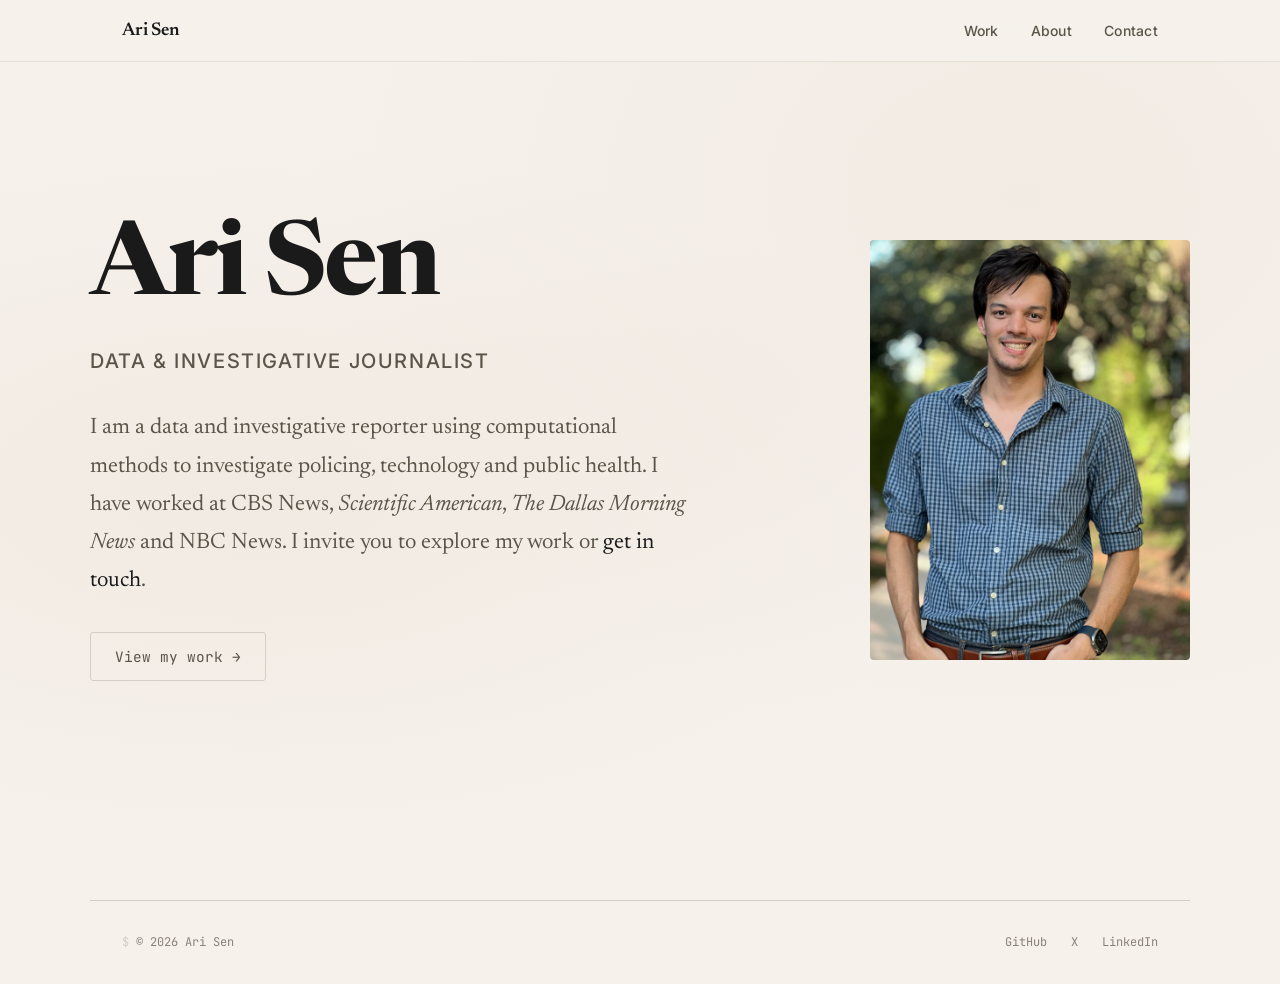
<file: index.html>
<!DOCTYPE html>
<html lang="en">
<head>
    <meta charset="UTF-8">
    <meta name="viewport" content="width=device-width, initial-scale=1.0">
    <title>Ari Sen — Data &amp; Investigative Journalist</title>
    <meta name="description" content="Ari Sen is an award-winning data and investigative journalist who has reported for Scientific American, CBS News, The Dallas Morning News and NBC News.">
    <link rel="preconnect" href="https://fonts.googleapis.com">
    <link rel="preconnect" href="https://fonts.gstatic.com" crossorigin>
    <link href="https://fonts.googleapis.com/css2?family=Newsreader:ital,opsz,wght@0,6..72,400;0,6..72,500;0,6..72,600;0,6..72,700;1,6..72,400;1,6..72,500&family=Inter:wght@400;500;600&family=JetBrains+Mono:wght@400;500&display=swap" rel="stylesheet">
    <link rel="stylesheet" href="styles.css">
</head>
<body>
    <nav class="nav">
        <div class="nav-inner">
            <a href="index.html" class="nav-name">
                <span class="nav-name-full">Ari Sen</span>
                <span class="nav-name-compact">~/ari-sen<span class="cursor">_</span></span>
            </a>
            <div class="nav-links">
                <a href="work.html">Work</a>
                <a href="about.html">About</a>
                <a href="contact.html">Contact</a>
            </div>
            <button class="nav-toggle" aria-label="Toggle menu">
                <span></span>
                <span></span>
            </button>
        </div>
    </nav>

    <main>
        <section class="hero">
            <div class="hero-inner">
                <div class="hero-text">
                    <h1 class="hero-title">
                        <span class="hero-line">Ari Sen</span>
                    </h1>
                    <p class="hero-subtitle">Data &amp; Investigative Journalist</p>
                    <p class="hero-description">I am a data and investigative reporter using computational methods to investigate policing, technology and public health. I have worked at CBS News, <em>Scientific American</em>, <em>The Dallas Morning News</em> and NBC News. I invite you to explore my work or <a href="contact.html">get in touch</a>.</p>
                    <a href="work.html" class="hero-cta">View my work &rarr;</a>
                </div>
                <div class="hero-photo">
                    <img src="images/ari-portrait.jpg" alt="Ari Sen" loading="eager">
                </div>
            </div>
        </section>
    </main>

    <footer class="footer">
        <div class="footer-inner">
            <p>&copy; 2026 Ari Sen</p>
            <div class="footer-links">
                <a href="https://github.com/as9934" target="_blank" rel="noopener">GitHub</a>
                <a href="https://x.com/ArijitDSen" target="_blank" rel="noopener">X</a>
                <a href="https://www.linkedin.com/in/arijit-sen-517922134/" target="_blank" rel="noopener">LinkedIn</a>
            </div>
        </div>
    </footer>

    <script src="script.js"></script>
</body>
</html>
</file>
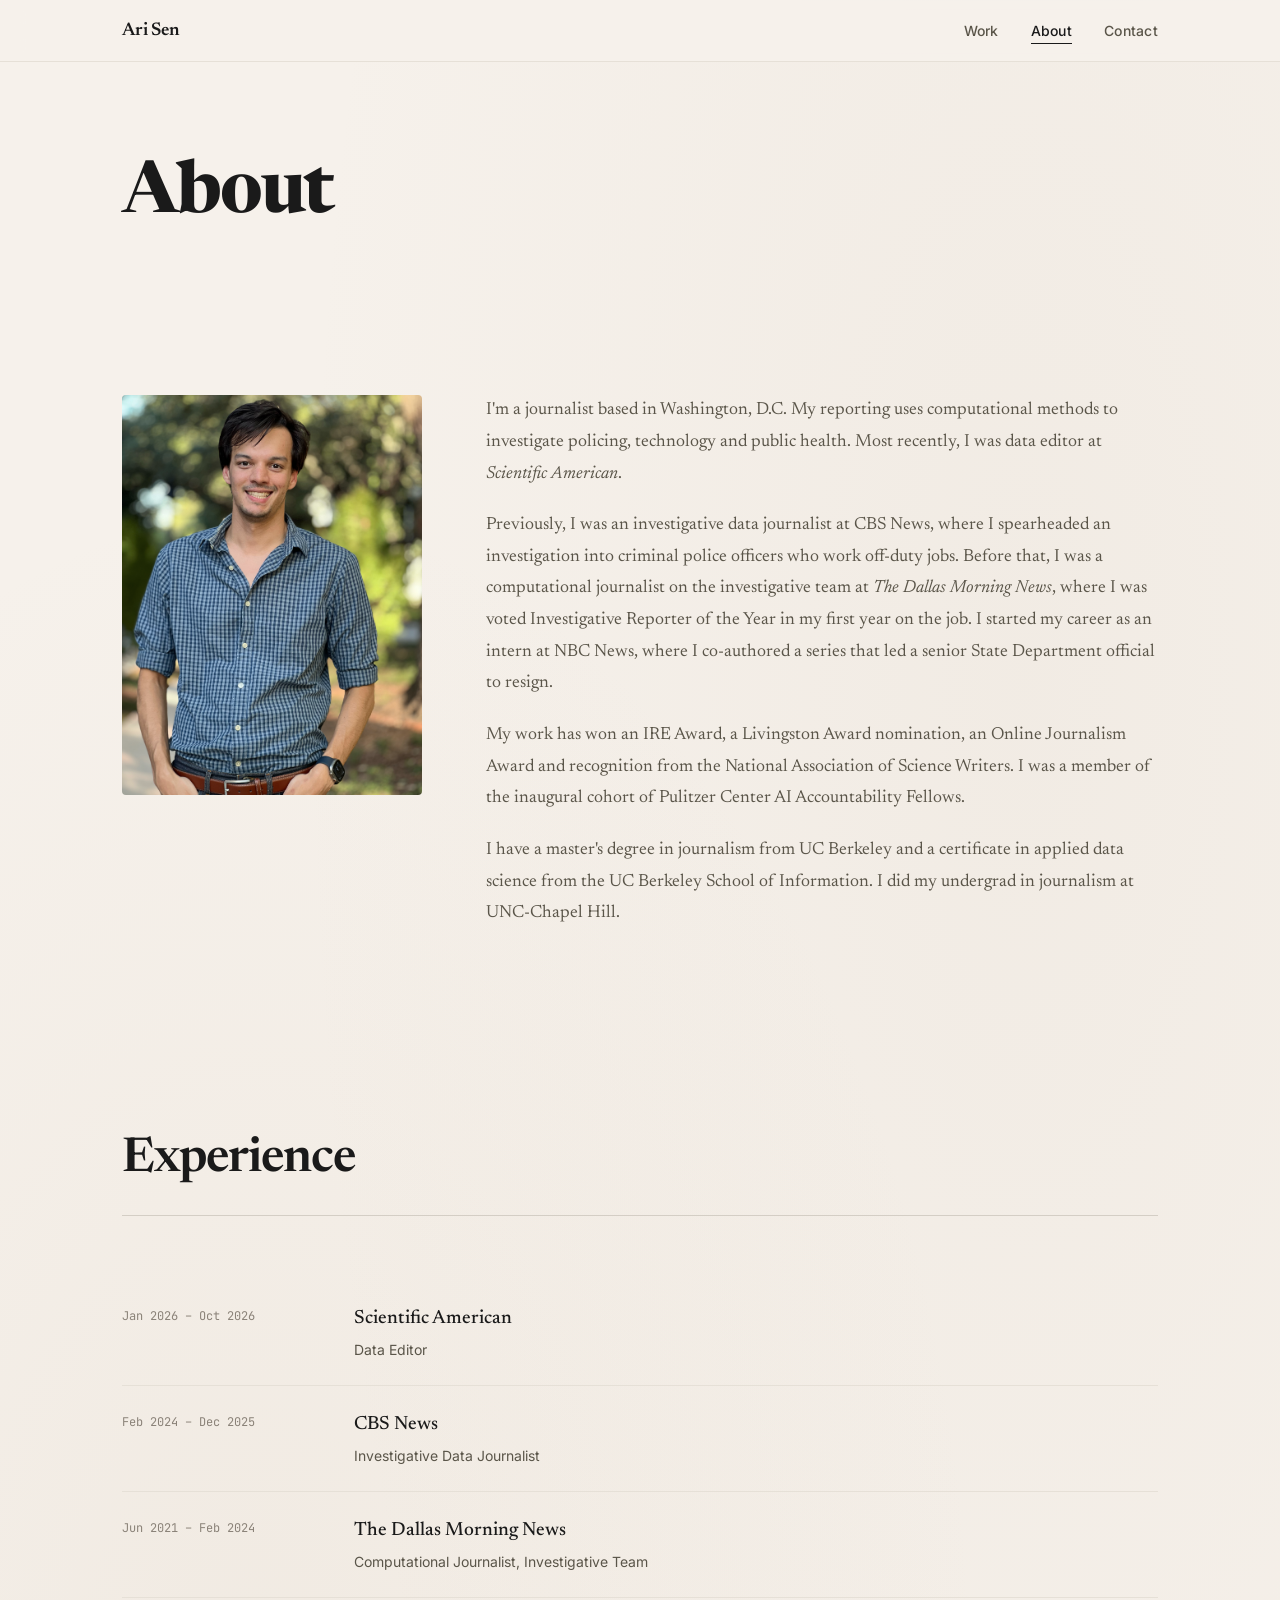
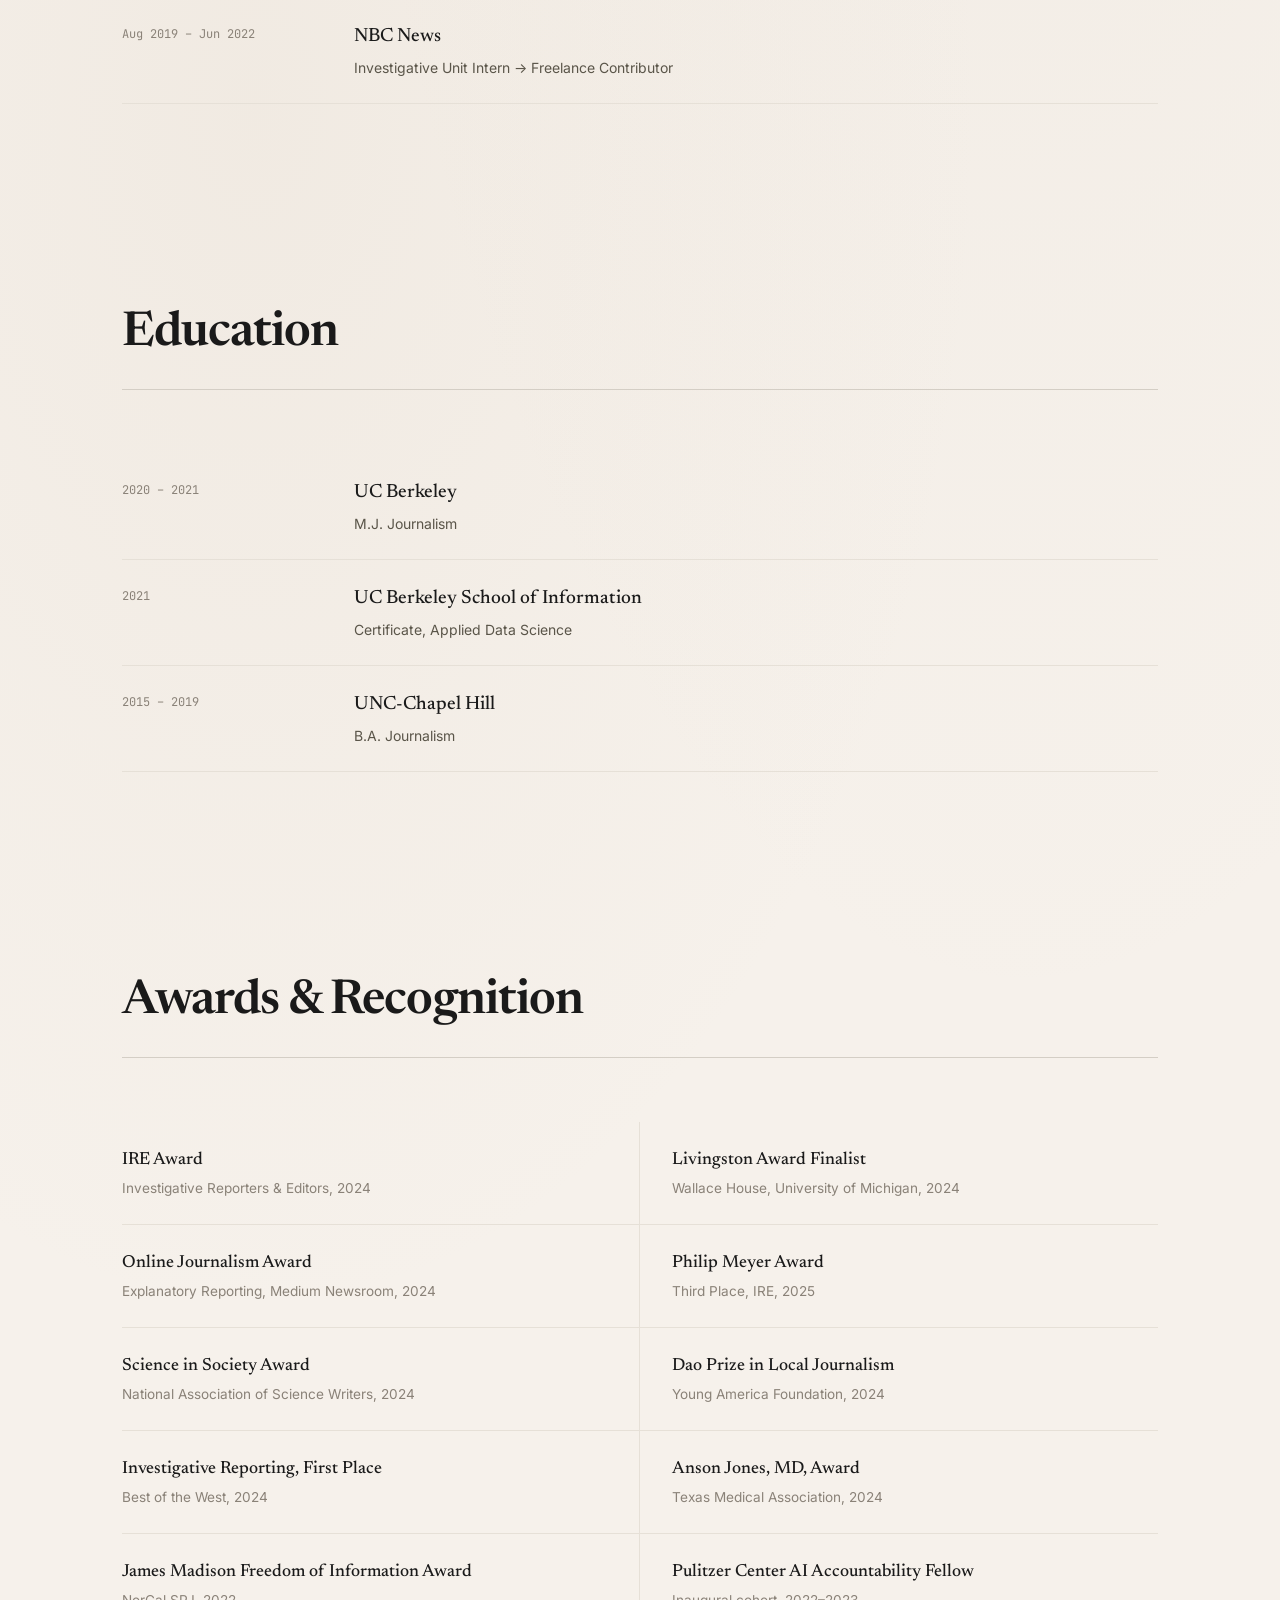
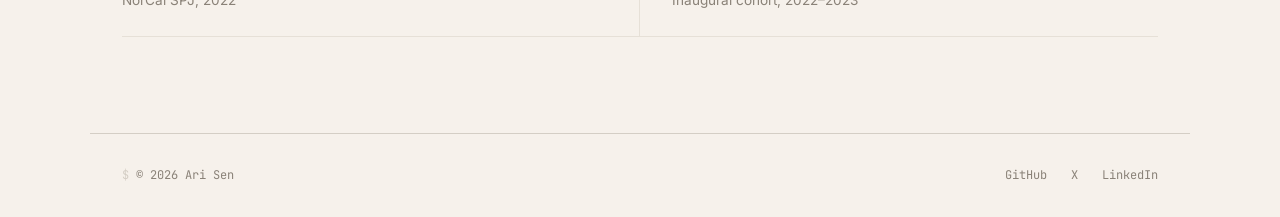
<file: about.html>
<!DOCTYPE html>
<html lang="en">
<head>
    <meta charset="UTF-8">
    <meta name="viewport" content="width=device-width, initial-scale=1.0">
    <title>About — Ari Sen</title>
    <meta name="description" content="About Ari Sen — award-winning data and investigative journalist based in Washington, D.C.">
    <link rel="preconnect" href="https://fonts.googleapis.com">
    <link rel="preconnect" href="https://fonts.gstatic.com" crossorigin>
    <link href="https://fonts.googleapis.com/css2?family=Newsreader:ital,opsz,wght@0,6..72,400;0,6..72,500;0,6..72,600;0,6..72,700;1,6..72,400;1,6..72,500&family=Inter:wght@400;500;600&family=JetBrains+Mono:wght@400;500&display=swap" rel="stylesheet">
    <link rel="stylesheet" href="styles.css">
</head>
<body>
    <nav class="nav">
        <div class="nav-inner">
            <a href="index.html" class="nav-name">
                <span class="nav-name-full">Ari Sen</span>
                <span class="nav-name-compact">~/ari-sen<span class="cursor">_</span></span>
            </a>
            <div class="nav-links">
                <a href="work.html">Work</a>
                <a href="about.html" class="active">About</a>
                <a href="contact.html">Contact</a>
            </div>
            <button class="nav-toggle" aria-label="Toggle menu">
                <span></span>
                <span></span>
            </button>
        </div>
    </nav>

    <main>
        <section class="page-header">
            <h1 class="page-title">About</h1>
        </section>

        <section class="section about-section">
            <div class="about-hero">
                <div class="about-photo">
                    <img src="images/ari-portrait.jpg" alt="Ari Sen" loading="eager">
                </div>
                <div class="about-text">
                    <p>I'm a journalist based in Washington, D.C. My reporting uses computational methods to investigate policing, technology and public health. Most recently, I was data editor at <em>Scientific American</em>.</p>
                    <p>Previously, I was an investigative data journalist at CBS News, where I spearheaded an investigation into criminal police officers who work off-duty jobs. Before that, I was a computational journalist on the investigative team at <em>The Dallas Morning News</em>, where I was voted Investigative Reporter of the Year in my first year on the job. I started my career as an intern at NBC News, where I co-authored a series that led a senior State Department official to resign.</p>
                    <p>My work has won an IRE Award, a Livingston Award nomination, an Online Journalism Award and recognition from the National Association of Science Writers. I was a member of the inaugural cohort of Pulitzer Center AI Accountability Fellows.</p>
                    <p>I have a master's degree in journalism from UC Berkeley and a certificate in applied data science from the UC Berkeley School of Information. I did my undergrad in journalism at UNC-Chapel Hill.</p>
                </div>
            </div>
        </section>

        <section class="section experience-section">
            <h2 class="section-title">Experience</h2>
            <div class="timeline">
                <div class="timeline-item">
                    <div class="timeline-period">Jan 2026 – Oct 2026</div>
                    <div class="timeline-content">
                        <h3>Scientific American</h3>
                        <p class="timeline-role">Data Editor</p>
                    </div>
                </div>
                <div class="timeline-item">
                    <div class="timeline-period">Feb 2024 – Dec 2025</div>
                    <div class="timeline-content">
                        <h3>CBS News</h3>
                        <p class="timeline-role">Investigative Data Journalist</p>
                    </div>
                </div>
                <div class="timeline-item">
                    <div class="timeline-period">Jun 2021 – Feb 2024</div>
                    <div class="timeline-content">
                        <h3>The Dallas Morning News</h3>
                        <p class="timeline-role">Computational Journalist, Investigative Team</p>
                    </div>
                </div>
                <div class="timeline-item">
                    <div class="timeline-period">Aug 2019 – Jun 2022</div>
                    <div class="timeline-content">
                        <h3>NBC News</h3>
                        <p class="timeline-role">Investigative Unit Intern → Freelance Contributor</p>
                    </div>
                </div>
            </div>
        </section>

        <section class="section education-section">
            <h2 class="section-title">Education</h2>
            <div class="timeline">
                <div class="timeline-item">
                    <div class="timeline-period">2020 – 2021</div>
                    <div class="timeline-content">
                        <h3>UC Berkeley</h3>
                        <p class="timeline-role">M.J. Journalism</p>
                    </div>
                </div>
                <div class="timeline-item">
                    <div class="timeline-period">2021</div>
                    <div class="timeline-content">
                        <h3>UC Berkeley School of Information</h3>
                        <p class="timeline-role">Certificate, Applied Data Science</p>
                    </div>
                </div>
                <div class="timeline-item">
                    <div class="timeline-period">2015 – 2019</div>
                    <div class="timeline-content">
                        <h3>UNC-Chapel Hill</h3>
                        <p class="timeline-role">B.A. Journalism</p>
                    </div>
                </div>
            </div>
        </section>

        <section class="section awards-section">
            <h2 class="section-title">Awards &amp; Recognition</h2>
            <div class="awards-list">
                <div class="award">
                    <span class="award-name">IRE Award</span>
                    <span class="award-detail">Investigative Reporters &amp; Editors, 2024</span>
                </div>
                <div class="award">
                    <span class="award-name">Livingston Award Finalist</span>
                    <span class="award-detail">Wallace House, University of Michigan, 2024</span>
                </div>
                <div class="award">
                    <span class="award-name">Online Journalism Award</span>
                    <span class="award-detail">Explanatory Reporting, Medium Newsroom, 2024</span>
                </div>
                <div class="award">
                    <span class="award-name">Philip Meyer Award</span>
                    <span class="award-detail">Third Place, IRE, 2025</span>
                </div>
                <div class="award">
                    <span class="award-name">Science in Society Award</span>
                    <span class="award-detail">National Association of Science Writers, 2024</span>
                </div>
                <div class="award">
                    <span class="award-name">Dao Prize in Local Journalism</span>
                    <span class="award-detail">Young America Foundation, 2024</span>
                </div>
                <div class="award">
                    <span class="award-name">Investigative Reporting, First Place</span>
                    <span class="award-detail">Best of the West, 2024</span>
                </div>
                <div class="award">
                    <span class="award-name">Anson Jones, MD, Award</span>
                    <span class="award-detail">Texas Medical Association, 2024</span>
                </div>
                <div class="award">
                    <span class="award-name">James Madison Freedom of Information Award</span>
                    <span class="award-detail">NorCal SPJ, 2022</span>
                </div>
                <div class="award">
                    <span class="award-name">Pulitzer Center AI Accountability Fellow</span>
                    <span class="award-detail">Inaugural cohort, 2022–2023</span>
                </div>
            </div>
        </section>
    </main>

    <footer class="footer">
        <div class="footer-inner">
            <p>&copy; 2026 Ari Sen</p>
            <div class="footer-links">
                <a href="https://github.com/as9934" target="_blank" rel="noopener">GitHub</a>
                <a href="https://x.com/ArijitDSen" target="_blank" rel="noopener">X</a>
                <a href="https://www.linkedin.com/in/arijit-sen-517922134/" target="_blank" rel="noopener">LinkedIn</a>
            </div>
        </div>
    </footer>

    <script src="script.js"></script>
</body>
</html>
</file>
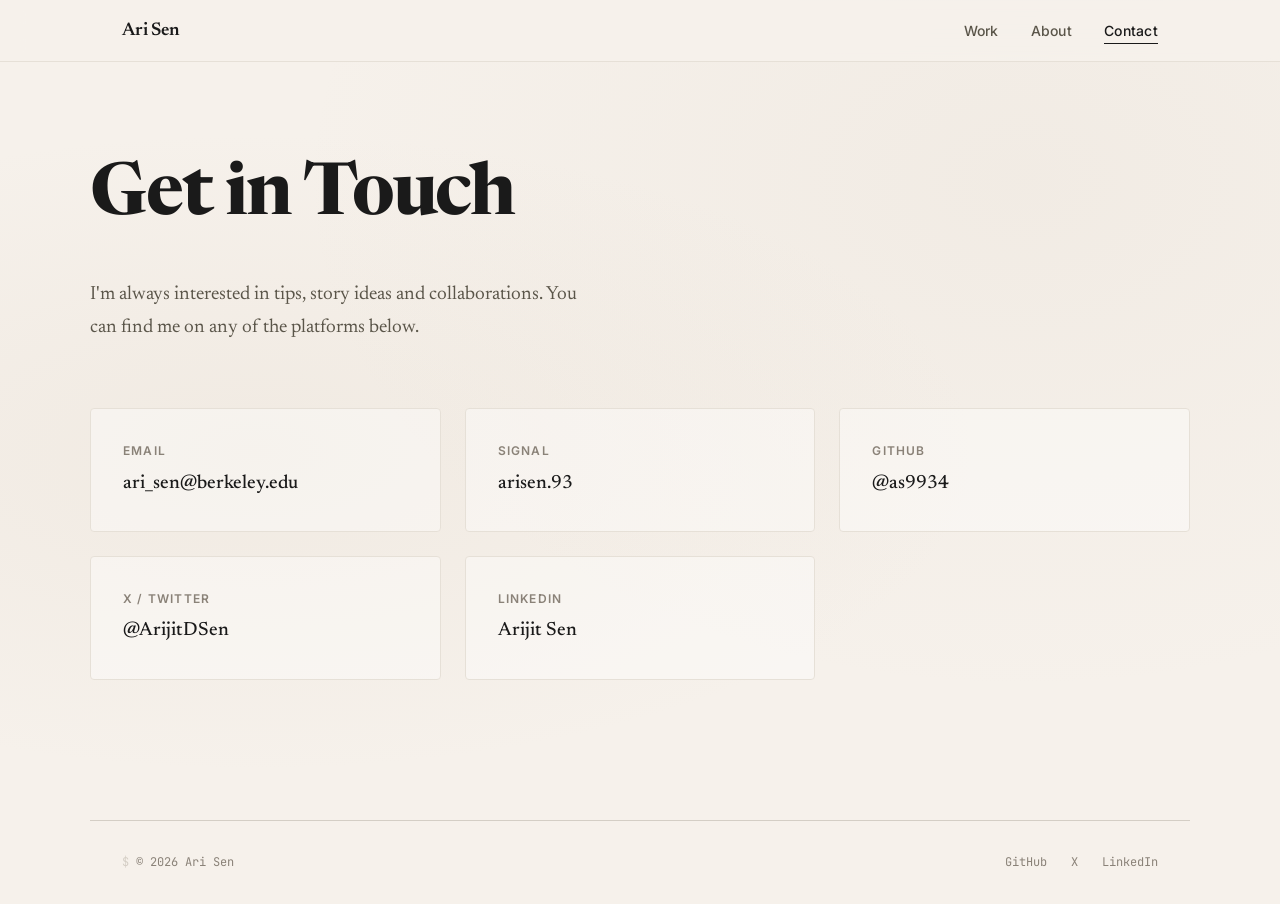
<file: contact.html>
<!DOCTYPE html>
<html lang="en">
<head>
    <meta charset="UTF-8">
    <meta name="viewport" content="width=device-width, initial-scale=1.0">
    <title>Contact — Ari Sen</title>
    <meta name="description" content="Get in touch with Ari Sen — data and investigative journalist.">
    <link rel="preconnect" href="https://fonts.googleapis.com">
    <link rel="preconnect" href="https://fonts.gstatic.com" crossorigin>
    <link href="https://fonts.googleapis.com/css2?family=Newsreader:ital,opsz,wght@0,6..72,400;0,6..72,500;0,6..72,600;0,6..72,700;1,6..72,400;1,6..72,500&family=Inter:wght@400;500;600&family=JetBrains+Mono:wght@400;500&display=swap" rel="stylesheet">
    <link rel="stylesheet" href="styles.css">
</head>
<body>
    <nav class="nav">
        <div class="nav-inner">
            <a href="index.html" class="nav-name">
                <span class="nav-name-full">Ari Sen</span>
                <span class="nav-name-compact">~/ari-sen<span class="cursor">_</span></span>
            </a>
            <div class="nav-links">
                <a href="work.html">Work</a>
                <a href="about.html">About</a>
                <a href="contact.html" class="active">Contact</a>
            </div>
            <button class="nav-toggle" aria-label="Toggle menu">
                <span></span>
                <span></span>
            </button>
        </div>
    </nav>

    <main>
        <section class="contact-page">
            <div class="contact-page-inner">
                <h1 class="contact-heading">Get in Touch</h1>
                <p class="contact-intro">I'm always interested in tips, story ideas and collaborations. You can find me on any of the platforms below.</p>

                <div class="contact-grid">
                    <a href="mailto:ari_sen@berkeley.edu" class="contact-card">
                        <span class="contact-label">Email</span>
                        <span class="contact-handle">ari_sen@berkeley.edu</span>
                    </a>
                    <div class="contact-card">
                        <span class="contact-label">Signal</span>
                        <span class="contact-handle">arisen.93</span>
                    </div>
                    <a href="https://github.com/as9934" class="contact-card" target="_blank" rel="noopener">
                        <span class="contact-label">GitHub</span>
                        <span class="contact-handle">@as9934</span>
                    </a>
                    <a href="https://x.com/ArijitDSen" class="contact-card" target="_blank" rel="noopener">
                        <span class="contact-label">X / Twitter</span>
                        <span class="contact-handle">@ArijitDSen</span>
                    </a>
                    <a href="https://www.linkedin.com/in/arijit-sen-517922134/" class="contact-card" target="_blank" rel="noopener">
                        <span class="contact-label">LinkedIn</span>
                        <span class="contact-handle">Arijit Sen</span>
                    </a>
                </div>
            </div>
        </section>
    </main>

    <footer class="footer">
        <div class="footer-inner">
            <p>&copy; 2026 Ari Sen</p>
            <div class="footer-links">
                <a href="https://github.com/as9934" target="_blank" rel="noopener">GitHub</a>
                <a href="https://x.com/ArijitDSen" target="_blank" rel="noopener">X</a>
                <a href="https://www.linkedin.com/in/arijit-sen-517922134/" target="_blank" rel="noopener">LinkedIn</a>
            </div>
        </div>
    </footer>

    <script src="script.js"></script>
</body>
</html>
</file>
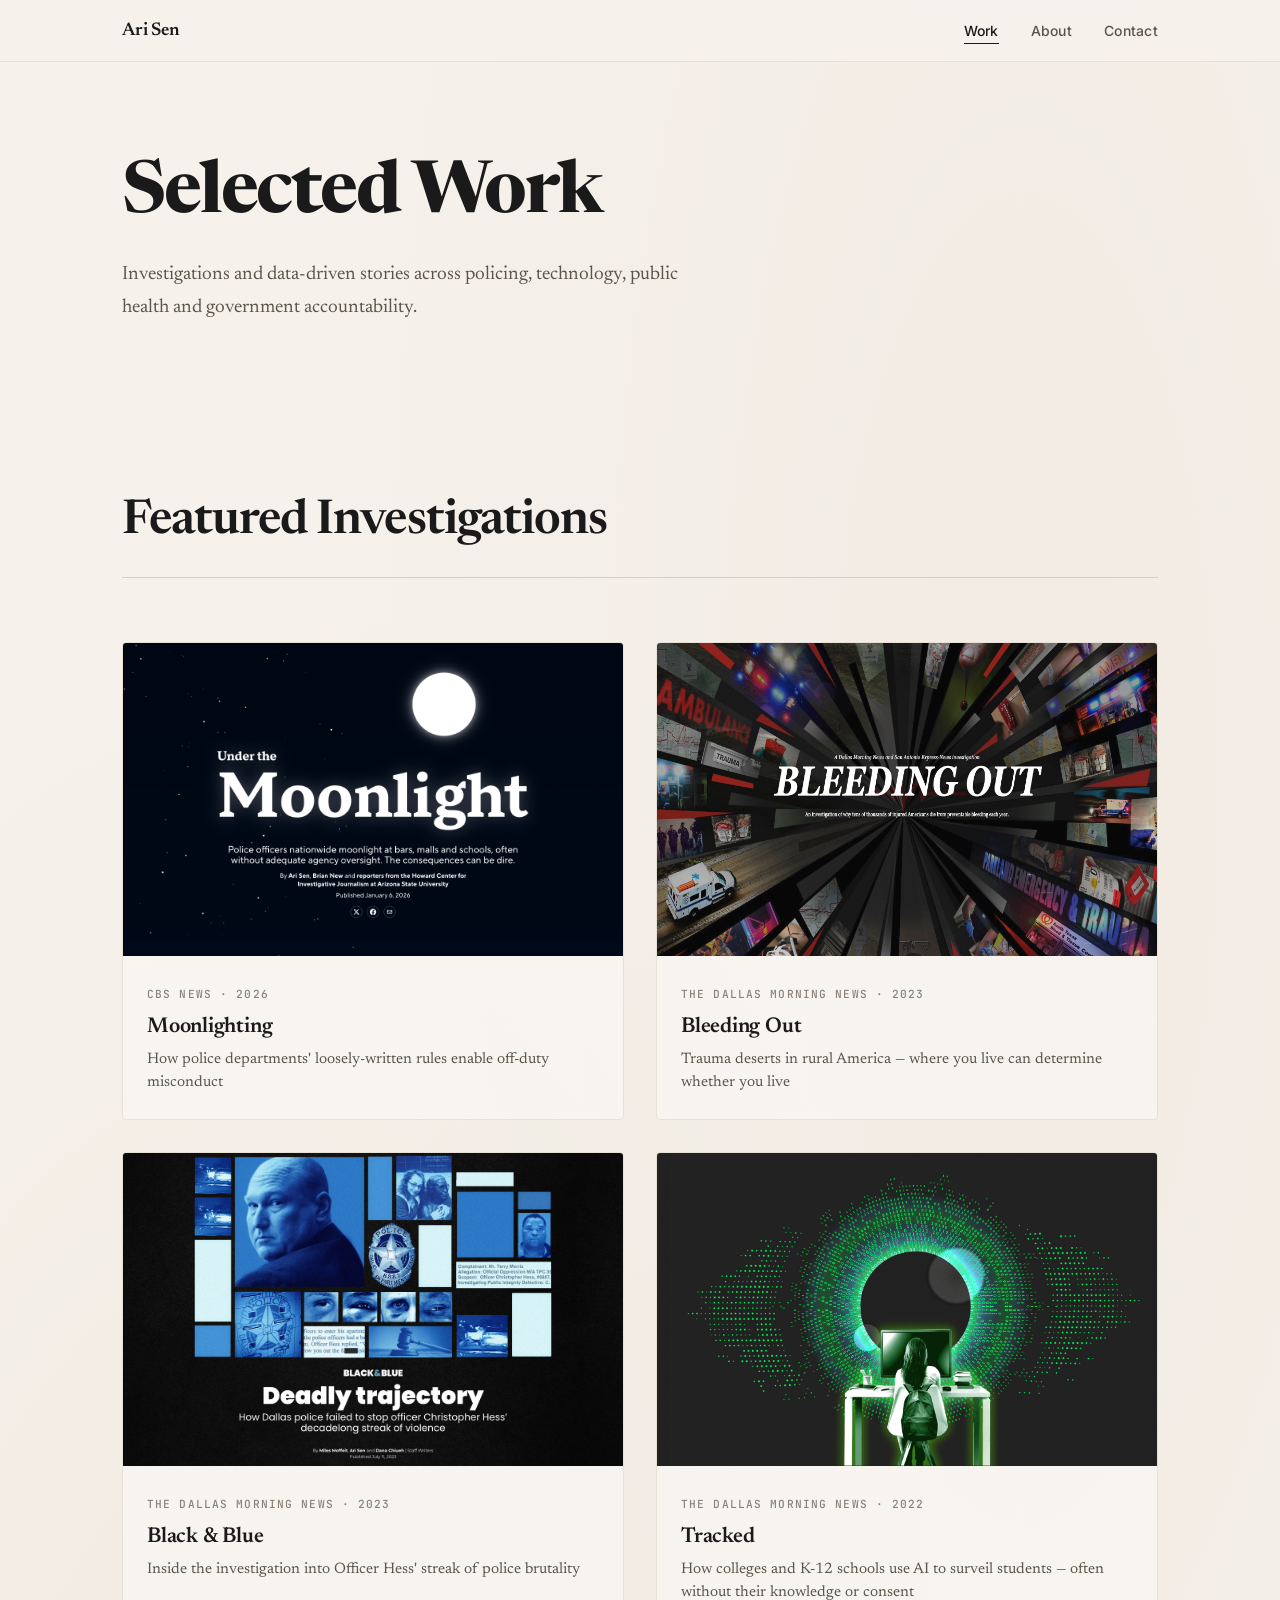
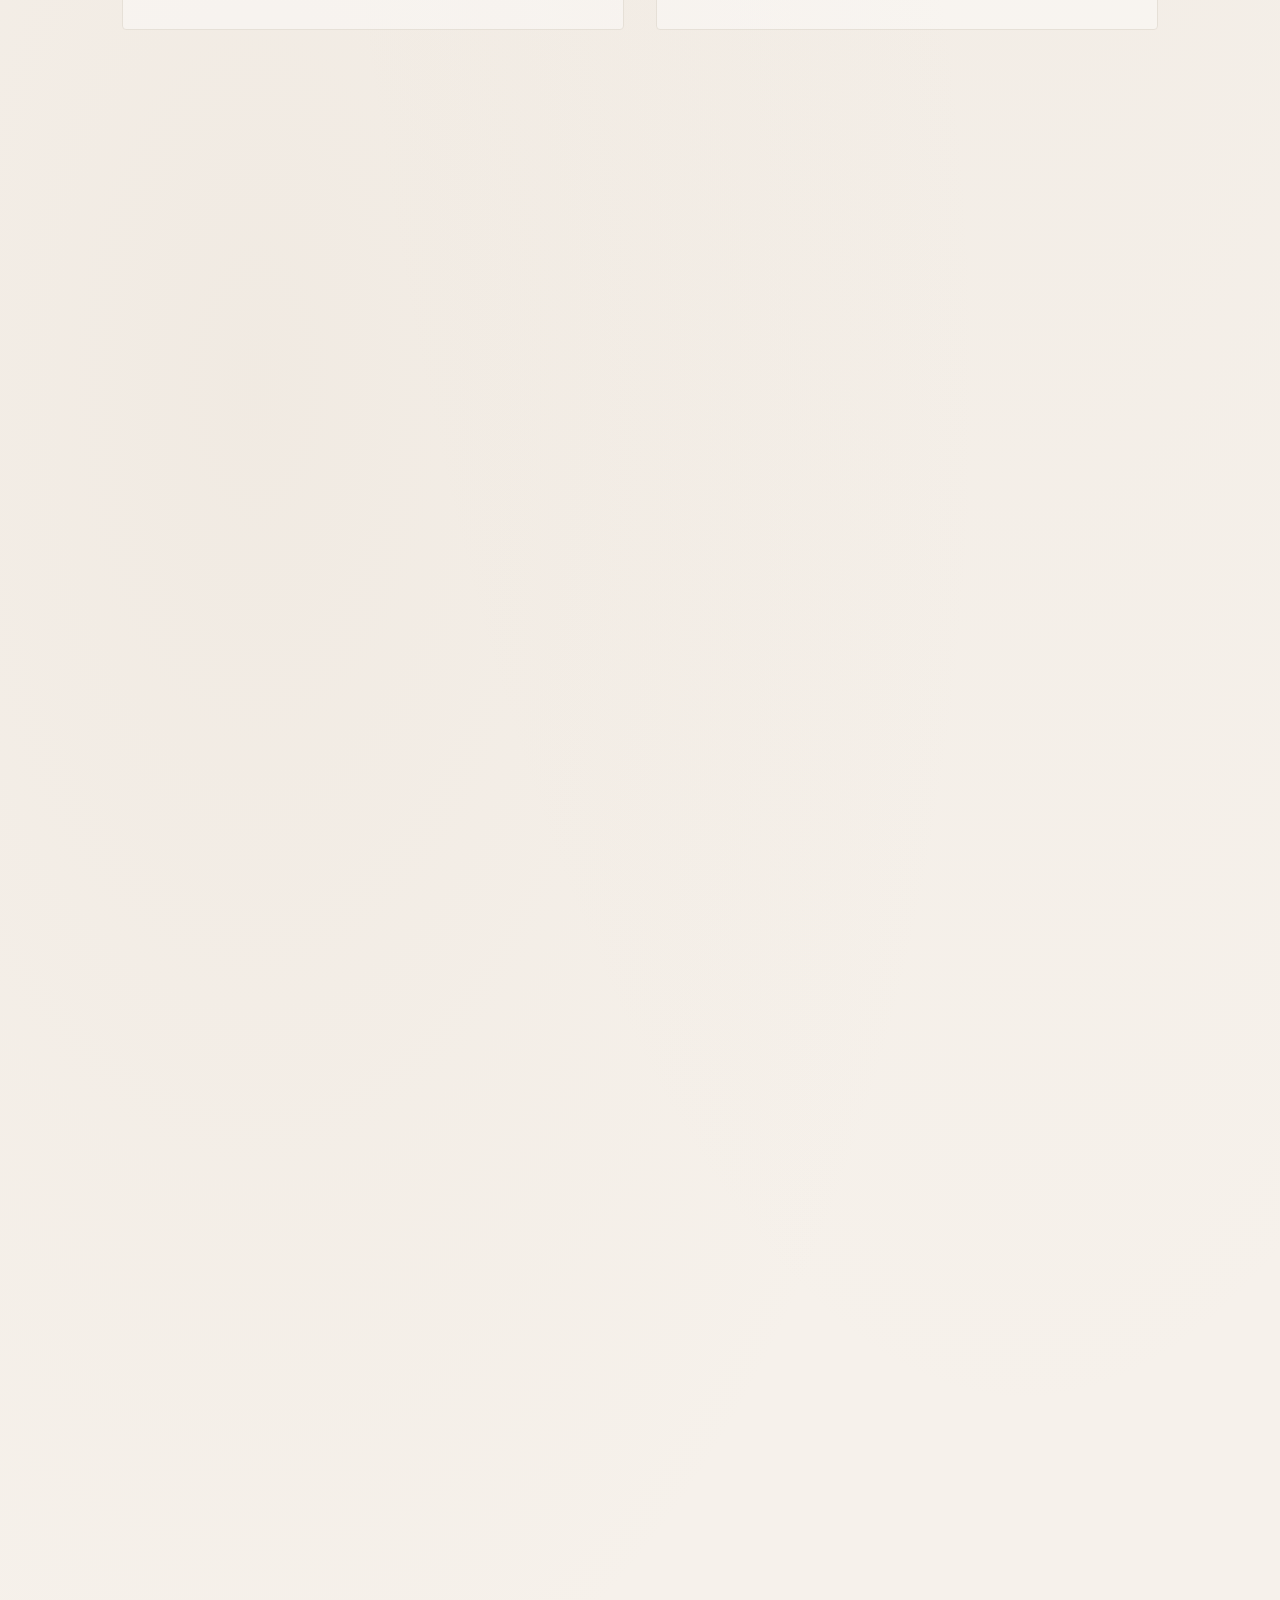
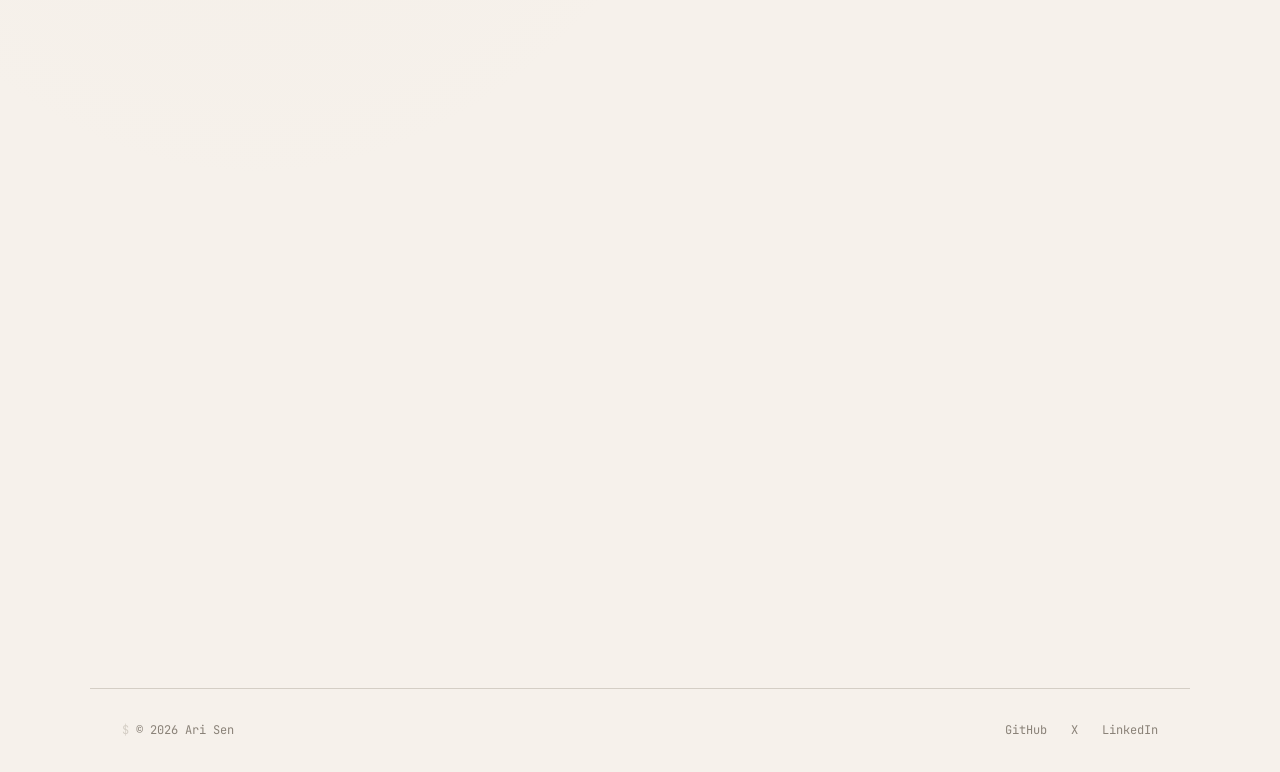
<file: work.html>
<!DOCTYPE html>
<html lang="en">
<head>
    <meta charset="UTF-8">
    <meta name="viewport" content="width=device-width, initial-scale=1.0">
    <title>Work — Ari Sen</title>
    <meta name="description" content="Selected work by Ari Sen, including investigations for CBS News, The Dallas Morning News, NBC News and Scientific American.">
    <link rel="preconnect" href="https://fonts.googleapis.com">
    <link rel="preconnect" href="https://fonts.gstatic.com" crossorigin>
    <link href="https://fonts.googleapis.com/css2?family=Newsreader:ital,opsz,wght@0,6..72,400;0,6..72,500;0,6..72,600;0,6..72,700;1,6..72,400;1,6..72,500&family=Inter:wght@400;500;600&family=JetBrains+Mono:wght@400;500&display=swap" rel="stylesheet">
    <link rel="stylesheet" href="styles.css">
</head>
<body>
    <nav class="nav">
        <div class="nav-inner">
            <a href="index.html" class="nav-name">
                <span class="nav-name-full">Ari Sen</span>
                <span class="nav-name-compact">~/ari-sen<span class="cursor">_</span></span>
            </a>
            <div class="nav-links">
                <a href="work.html" class="active">Work</a>
                <a href="about.html">About</a>
                <a href="contact.html">Contact</a>
            </div>
            <button class="nav-toggle" aria-label="Toggle menu">
                <span></span>
                <span></span>
            </button>
        </div>
    </nav>

    <main>
        <section class="page-header">
            <h1 class="page-title">Selected Work</h1>
            <p class="page-intro">Investigations and data-driven stories across policing, technology, public health and government accountability.</p>
        </section>

        <section class="section featured-section">
            <h2 class="section-title">Featured Investigations</h2>
            <div class="featured-grid">
                <a href="https://www.cbsnews.com/projects/2026/moonlighting/off-duty-police-officer-misconduct/" class="featured-card" target="_blank" rel="noopener">
                    <div class="featured-image">
                        <img src="images/moonlighting.png" alt="Moonlighting investigation" loading="lazy">
                    </div>
                    <div class="featured-info">
                        <span class="featured-pub">CBS News · 2026</span>
                        <h3 class="featured-title">Moonlighting</h3>
                        <p class="featured-desc">How police departments' loosely-written rules enable off-duty misconduct</p>
                    </div>
                </a>
                <a href="https://interactives.dallasnews.com/2023/bleeding-out/trauma-deserts-bleeding-to-death-united-states/" class="featured-card" target="_blank" rel="noopener">
                    <div class="featured-image">
                        <img src="images/bleeding-out.jpg" alt="Bleeding Out investigation" loading="lazy">
                    </div>
                    <div class="featured-info">
                        <span class="featured-pub">The Dallas Morning News · 2023</span>
                        <h3 class="featured-title">Bleeding Out</h3>
                        <p class="featured-desc">Trauma deserts in rural America — where you live can determine whether you live</p>
                    </div>
                </a>
                <a href="https://interactives.dallasnews.com/2023/black-and-blue/inside-dallas-police-investigation-into-officer-christopher-hess-streak-of-police-brutality.html" class="featured-card" target="_blank" rel="noopener">
                    <div class="featured-image">
                        <img src="images/black-and-blue.png" alt="Black and Blue investigation" loading="lazy">
                    </div>
                    <div class="featured-info">
                        <span class="featured-pub">The Dallas Morning News · 2023</span>
                        <h3 class="featured-title">Black &amp; Blue</h3>
                        <p class="featured-desc">Inside the investigation into Officer Hess' streak of police brutality</p>
                    </div>
                </a>
                <a href="https://interactives.dallasnews.com/2022/social-sentinel/" class="featured-card" target="_blank" rel="noopener">
                    <div class="featured-image">
                        <img src="images/social-sentinel-eyes.png" alt="Tracked investigation" loading="lazy">
                    </div>
                    <div class="featured-info">
                        <span class="featured-pub">The Dallas Morning News · 2022</span>
                        <h3 class="featured-title">Tracked</h3>
                        <p class="featured-desc">How colleges and K-12 schools use AI to surveil students — often without their knowledge or consent</p>
                    </div>
                </a>
            </div>
        </section>

        <section class="section work-section">
            <div class="publication-group">
                <h3 class="publication-name">Scientific American</h3>
                <div class="story-list">
                    <a href="https://www.scientificamerican.com/article/do-universal-free-lunch-programs-affect-students-academic-performance/" class="story" target="_blank" rel="noopener">
                        <span class="story-year">2026</span>
                        <span class="story-title">How much do universal lunch programs affect academic performance?</span>
                        <span class="story-arrow">&rarr;</span>
                    </a>
                    <a href="https://www.scientificamerican.com/article/how-we-chose-the-2026-young-american-scientists/" class="story" target="_blank" rel="noopener">
                        <span class="story-year">2026</span>
                        <span class="story-title">How we chose the 2026 Young American Scientists</span>
                        <span class="story-arrow">&rarr;</span>
                    </a>
                    <a href="https://www.scientificamerican.com/article/jieneng-chen/" class="story" target="_blank" rel="noopener">
                        <span class="story-year">2026</span>
                        <span class="story-title">Jieneng Chen: Creating artificial-intelligence tools for cancer detection</span>
                        <span class="story-arrow">&rarr;</span>
                    </a>
                    <a href="https://www.scientificamerican.com/article/jianjun-jin/" class="story" target="_blank" rel="noopener">
                        <span class="story-year">2026</span>
                        <span class="story-title">JianJun Jin: Formulating software for the study of plant genomes</span>
                        <span class="story-arrow">&rarr;</span>
                    </a>
                    <a href="https://www.scientificamerican.com/article/u-s-industries-push-to-revive-tungsten-production-amid-shortage/" class="story" target="_blank" rel="noopener">
                        <span class="story-year">2026</span>
                        <span class="story-title">Tungsten crunch rekindles U.S. mining ambitions</span>
                        <span class="story-arrow">&rarr;</span>
                    </a>
                    <a href="https://www.scientificamerican.com/article/epstein-files-show-a-complicated-relationship-with-science-and-journalism/" class="story" target="_blank" rel="noopener">
                        <span class="story-year">2026</span>
                        <span class="story-title">Epstein files show a complicated relationship with science and journalism</span>
                        <span class="story-arrow">&rarr;</span>
                    </a>
                </div>
            </div>

            <div class="publication-group">
                <h3 class="publication-name">CBS News</h3>
                <div class="story-list">
                    <a href="https://www.cbsnews.com/projects/2026/moonlighting/off-duty-police-officer-misconduct/" class="story" target="_blank" rel="noopener">
                        <span class="story-year">2026</span>
                        <span class="story-title">Moonlighting: How police departments' loosely-written rules enable off-duty misconduct</span>
                        <span class="story-arrow">&rarr;</span>
                    </a>
                    <a href="https://www.cbsnews.com/baltimore/news/baltimore-maryland-vacant-rowhomes-collerton-upton/" class="story" target="_blank" rel="noopener">
                        <span class="story-year">2025</span>
                        <span class="story-title">Baltimore's vacant rowhomes: The danger and the plan to reach functional zero</span>
                        <span class="story-arrow">&rarr;</span>
                    </a>
                    <a href="https://www.cbsnews.com/news/auto-loan-payments-deliquencies-vanatagescore-study/" class="story" target="_blank" rel="noopener">
                        <span class="story-year">2025</span>
                        <span class="story-title">Auto loan delinquencies have surged more than 50% in 15 years</span>
                        <span class="story-arrow">&rarr;</span>
                    </a>
                    <a href="https://www.cbsnews.com/news/rfk-assassination-files-release-trump-administration/" class="story" target="_blank" rel="noopener">
                        <span class="story-year">2025</span>
                        <span class="story-title">What the newly released RFK assassination files reveal</span>
                        <span class="story-arrow">&rarr;</span>
                    </a>
                    <a href="https://www.cbsnews.com/news/trump-tariffs-canada-gas-prices/" class="story" target="_blank" rel="noopener">
                        <span class="story-year">2025</span>
                        <span class="story-title">How Trump tariffs on Canada could affect gas prices</span>
                        <span class="story-arrow">&rarr;</span>
                    </a>
                    <a href="https://www.cbsnews.com/news/school-ransomware-attacks-threaten-student-data/" class="story" target="_blank" rel="noopener">
                        <span class="story-year">2024</span>
                        <span class="story-title">Ransomware attacks on schools threaten student data nationwide</span>
                        <span class="story-arrow">&rarr;</span>
                    </a>
                </div>
            </div>

            <div class="publication-group">
                <h3 class="publication-name">The Dallas Morning News</h3>
                <div class="story-list">
                    <a href="https://interactives.dallasnews.com/2023/bleeding-out/trauma-deserts-bleeding-to-death-united-states/" class="story" target="_blank" rel="noopener">
                        <span class="story-year">2023</span>
                        <span class="story-title">Bleeding Out: Trauma deserts in rural America — where you live can determine whether you live</span>
                        <span class="story-arrow">&rarr;</span>
                    </a>
                    <a href="https://www.dallasnews.com/news/2023/09/22/new-texas-law-requires-overdoses-be-mapped-will-this-data-help-dallas-fight-fentanyl/" class="story" target="_blank" rel="noopener">
                        <span class="story-year">2023</span>
                        <span class="story-title">New Texas law requires overdoses be mapped. Will this data help Dallas fight fentanyl?</span>
                        <span class="story-arrow">&rarr;</span>
                    </a>
                    <a href="https://interactives.dallasnews.com/2023/black-and-blue/inside-dallas-police-investigation-into-officer-christopher-hess-streak-of-police-brutality.html" class="story" target="_blank" rel="noopener">
                        <span class="story-year">2023</span>
                        <span class="story-title">Black &amp; Blue: Inside the investigation into Officer Hess' streak of police brutality</span>
                        <span class="story-arrow">&rarr;</span>
                    </a>
                    <a href="https://interactives.dallasnews.com/2022/the-black-box-social-sentinel/" class="story" target="_blank" rel="noopener">
                        <span class="story-year">2022</span>
                        <span class="story-title">The Black Box: Colleges spend thousands on AI to prevent suicides and shootings. Evidence that it works is scant.</span>
                        <span class="story-arrow">&rarr;</span>
                    </a>
                    <a href="https://interactives.dallasnews.com/2022/social-sentinel/" class="story" target="_blank" rel="noopener">
                        <span class="story-year">2022</span>
                        <span class="story-title">Tracked: How colleges use AI to monitor student protests</span>
                        <span class="story-arrow">&rarr;</span>
                    </a>
                    <a href="https://www.dallasnews.com/news/investigations/2022/05/25/uvalde-cisd-purchased-social-media-monitoring-service-years-before-shooting/" class="story" target="_blank" rel="noopener">
                        <span class="story-year">2022</span>
                        <span class="story-title">Uvalde CISD purchased social media monitoring service years before shooting</span>
                        <span class="story-arrow">&rarr;</span>
                    </a>
                    <a href="https://www.dallasnews.com/news/investigations/2021/12/15/prison-gerrymandering-how-inmates-are-helping-the-texas-gop-maintain-its-power/" class="story" target="_blank" rel="noopener">
                        <span class="story-year">2021</span>
                        <span class="story-title">Prison gerrymandering: How inmates are helping the Texas GOP maintain its power</span>
                        <span class="story-arrow">&rarr;</span>
                    </a>
                </div>
            </div>

            <div class="publication-group">
                <h3 class="publication-name">NBC News</h3>
                <div class="story-list">
                    <a href="https://www.nbcnews.com/tech/tech-news/qanon-groups-have-millions-members-facebook-documents-show-n1236317" class="story" target="_blank" rel="noopener">
                        <span class="story-year">2020</span>
                        <span class="story-title">QAnon groups have millions of members on Facebook, documents show</span>
                        <span class="story-arrow">&rarr;</span>
                    </a>
                    <a href="https://www.nbcnews.com/news/education/unc-campus-police-used-geofencing-tech-monitor-antiracism-protestors-n1105746" class="story" target="_blank" rel="noopener">
                        <span class="story-year">2019</span>
                        <span class="story-title">UNC campus police used geofencing tech to monitor antiracism protestors</span>
                        <span class="story-arrow">&rarr;</span>
                    </a>
                    <a href="https://www.nbcnews.com/politics/donald-trump/how-did-mina-chang-get-state-department-job-first-place-n1091516" class="story" target="_blank" rel="noopener">
                        <span class="story-year">2019</span>
                        <span class="story-title">How did Mina Chang get the State Department job in the first place?</span>
                        <span class="story-arrow">&rarr;</span>
                    </a>
                    <a href="https://www.nbcnews.com/politics/donald-trump/senior-trump-admin-official-mina-chang-resigns-after-nbc-news-n1085186" class="story" target="_blank" rel="noopener">
                        <span class="story-year">2019</span>
                        <span class="story-title">Senior Trump admin official Mina Chang resigns after NBC News investigation</span>
                        <span class="story-arrow">&rarr;</span>
                    </a>
                    <a href="https://www.nbcnews.com/politics/donald-trump/senior-trump-official-embellished-resume-had-face-fake-time-cover-n1080356" class="story" target="_blank" rel="noopener">
                        <span class="story-year">2019</span>
                        <span class="story-title">Senior Trump official embellished résumé, had face on fake Time magazine cover</span>
                        <span class="story-arrow">&rarr;</span>
                    </a>
                    <a href="https://www.nbcnews.com/politics/politics-news/hunter-biden-s-legal-work-romania-raises-new-questions-about-n1071031" class="story" target="_blank" rel="noopener">
                        <span class="story-year">2019</span>
                        <span class="story-title">Hunter Biden's legal work in Romania raises new questions about potential conflicts</span>
                        <span class="story-arrow">&rarr;</span>
                    </a>
                    <a href="https://www.nbcnews.com/politics/politics-news/sondland-backed-effort-shake-leadership-ukraine-s-state-energy-company-n1068711" class="story" target="_blank" rel="noopener">
                        <span class="story-year">2019</span>
                        <span class="story-title">Sondland backed effort to shake up leadership at Ukraine's state energy company</span>
                        <span class="story-arrow">&rarr;</span>
                    </a>
                </div>
            </div>

            <p class="work-note">More stories at <a href="https://www.dallasnews.com/author/ari-sen/" target="_blank" rel="noopener">Dallas Morning News</a> and <a href="https://www.scientificamerican.com/author/ari-sen/" target="_blank" rel="noopener">Scientific American</a></p>
        </section>
    </main>

    <footer class="footer">
        <div class="footer-inner">
            <p>&copy; 2026 Ari Sen</p>
            <div class="footer-links">
                <a href="https://github.com/as9934" target="_blank" rel="noopener">GitHub</a>
                <a href="https://x.com/ArijitDSen" target="_blank" rel="noopener">X</a>
                <a href="https://www.linkedin.com/in/arijit-sen-517922134/" target="_blank" rel="noopener">LinkedIn</a>
            </div>
        </div>
    </footer>

    <script src="script.js"></script>
</body>
</html>
</file>
<file: styles.css>
/* ============================================
   Base & Variables
   ============================================ */

:root {
    --color-bg: #f6f1eb;
    --color-bg-warm: #efe8df;
    --color-text: #1a1a1a;
    --color-text-secondary: #5a5549;
    --color-text-tertiary: #8a8278;
    --color-accent: #2b2b2b;
    --color-border: #d4cec5;
    --color-border-light: #e6e0d7;
    --color-link: #1a1a1a;
    --color-link-hover: #5a5549;

    --font-serif: 'Newsreader', Georgia, 'Times New Roman', serif;
    --font-sans: 'Inter', -apple-system, BlinkMacSystemFont, 'Segoe UI', sans-serif;
    --font-mono: 'JetBrains Mono', 'Fira Code', 'Courier New', monospace;

    --space-xs: 0.5rem;
    --space-sm: 1rem;
    --space-md: 2rem;
    --space-lg: 4rem;
    --space-xl: 6rem;
    --space-2xl: 10rem;

    --max-width: 1100px;
}

/* ============================================
   Reset & Base
   ============================================ */

*, *::before, *::after {
    margin: 0;
    padding: 0;
    box-sizing: border-box;
}

html {
    scroll-behavior: smooth;
    -webkit-font-smoothing: antialiased;
    -moz-osx-font-smoothing: grayscale;
}

body {
    font-family: var(--font-sans);
    font-size: 16px;
    line-height: 1.6;
    color: var(--color-text);
    background-color: var(--color-bg);
    background-image:
        radial-gradient(ellipse at 20% 50%, rgba(210, 195, 175, 0.15) 0%, transparent 50%),
        radial-gradient(ellipse at 80% 20%, rgba(200, 185, 165, 0.1) 0%, transparent 50%);
}

a {
    color: var(--color-link);
    text-decoration: none;
    transition: color 0.2s ease;
}

a:hover {
    color: var(--color-link-hover);
}

ul {
    list-style: none;
}

em {
    font-style: italic;
}

img {
    max-width: 100%;
    height: auto;
    display: block;
}

/* ============================================
   Navigation
   ============================================ */

.nav {
    position: fixed;
    top: 0;
    left: 0;
    right: 0;
    z-index: 100;
    background: rgba(246, 241, 235, 0.85);
    backdrop-filter: blur(12px);
    -webkit-backdrop-filter: blur(12px);
    border-bottom: 1px solid var(--color-border-light);
}

.nav-inner {
    max-width: var(--max-width);
    margin: 0 auto;
    padding: 1rem 2rem;
    display: flex;
    justify-content: space-between;
    align-items: center;
    transition: padding 0.3s ease;
}

.nav-name {
    position: relative;
    display: inline-flex;
    align-items: center;
}

.nav-name-full {
    font-family: var(--font-serif);
    font-size: 1.15rem;
    font-weight: 600;
    letter-spacing: -0.01em;
    transition: opacity 0.4s ease, transform 0.4s ease;
}

.nav-name-compact {
    position: absolute;
    left: 0;
    font-family: var(--font-mono);
    font-size: 0.85rem;
    font-weight: 500;
    white-space: nowrap;
    opacity: 0;
    transform: translateY(4px);
    transition: opacity 0.4s ease, transform 0.4s ease;
}

.nav-links {
    display: flex;
    gap: 2rem;
}

.nav-links a {
    font-size: 0.875rem;
    font-weight: 500;
    color: var(--color-text-secondary);
    letter-spacing: 0.02em;
    position: relative;
}

.nav-links a::after {
    content: '';
    position: absolute;
    bottom: -2px;
    left: 0;
    width: 0;
    height: 1px;
    background: var(--color-text);
    transition: width 0.3s ease;
}

.nav-links a:hover {
    color: var(--color-text);
}

.nav-links a:hover::after {
    width: 100%;
}

.nav-links a.active {
    color: var(--color-text);
}

.nav-links a.active::after {
    width: 100%;
}

.nav-toggle {
    display: none;
    background: none;
    border: none;
    cursor: pointer;
    padding: 0.5rem;
    flex-direction: column;
    gap: 5px;
}

.nav-toggle span {
    display: block;
    width: 20px;
    height: 1.5px;
    background: var(--color-text);
    transition: transform 0.3s ease, opacity 0.3s ease;
}

.nav-scrolled .nav-inner {
    padding-top: 0.6rem;
    padding-bottom: 0.6rem;
}

.nav-scrolled .nav-name-full {
    opacity: 0;
    transform: translateY(-4px);
}

.nav-scrolled .nav-name-compact {
    opacity: 1;
    transform: translateY(0);
}

/* ============================================
   Hero (Home page)
   ============================================ */

.hero {
    min-height: 100vh;
    display: flex;
    align-items: center;
    padding: 0 2rem;
}

.hero-inner {
    max-width: var(--max-width);
    margin: 0 auto;
    width: 100%;
    display: grid;
    grid-template-columns: 1fr 320px;
    gap: var(--space-lg);
    align-items: center;
}

.hero-title {
    font-family: var(--font-serif);
    font-size: clamp(3.5rem, 8vw, 7rem);
    font-weight: 700;
    line-height: 1;
    letter-spacing: -0.03em;
    margin-bottom: 1.5rem;
}

.hero-line {
    display: block;
    opacity: 0;
    transform: translateY(30px);
    animation: fadeUp 0.8s ease forwards;
}

.hero-subtitle {
    font-family: var(--font-sans);
    font-size: clamp(1rem, 2vw, 1.25rem);
    font-weight: 500;
    color: var(--color-text-secondary);
    letter-spacing: 0.08em;
    text-transform: uppercase;
    margin-bottom: 2rem;
    opacity: 0;
    transform: translateY(20px);
    animation: fadeUp 0.8s ease 0.2s forwards;
}

.hero-description {
    font-family: var(--font-serif);
    font-size: clamp(1.15rem, 2vw, 1.4rem);
    line-height: 1.7;
    max-width: 600px;
    color: var(--color-text-secondary);
    opacity: 0;
    transform: translateY(20px);
    animation: fadeUp 0.8s ease 0.4s forwards;
}

.hero-photo {
    opacity: 0;
    transform: translateY(20px);
    animation: fadeUp 0.8s ease 0.3s forwards;
}

.hero-photo img {
    width: 100%;
    height: 420px;
    object-fit: cover;
    object-position: center top;
    border-radius: 4px;
    filter: grayscale(10%);
}

.cursor {
    animation: blink 1s step-end infinite;
}

@keyframes blink {
    0%, 100% { opacity: 1; }
    50% { opacity: 0; }
}

.hero-cta {
    display: inline-block;
    font-family: var(--font-mono);
    font-size: 0.9rem;
    color: var(--color-text-secondary);
    padding: 0.75rem 1.5rem;
    border: 1px solid var(--color-border);
    border-radius: 3px;
    margin-top: 2rem;
    transition: all 0.3s ease;
    opacity: 0;
    transform: translateY(20px);
    animation: fadeUp 0.8s ease 0.6s forwards;
}

.hero-cta:hover {
    color: var(--color-text);
    border-color: var(--color-text);
    background: rgba(255, 255, 255, 0.3);
}

/* ============================================
   Page Header (inner pages)
   ============================================ */

.page-header {
    max-width: var(--max-width);
    margin: 0 auto;
    padding: calc(var(--space-xl) + 60px) 2rem var(--space-lg);
}

.page-title {
    font-family: var(--font-serif);
    font-size: clamp(2.5rem, 6vw, 4.5rem);
    font-weight: 700;
    letter-spacing: -0.03em;
    line-height: 1.1;
    opacity: 0;
    transform: translateY(30px);
    animation: fadeUp 0.8s ease forwards;
}

.page-intro {
    font-family: var(--font-serif);
    font-size: 1.2rem;
    line-height: 1.7;
    color: var(--color-text-secondary);
    max-width: 600px;
    margin-top: 1.5rem;
    opacity: 0;
    transform: translateY(20px);
    animation: fadeUp 0.8s ease 0.2s forwards;
}

/* ============================================
   Sections
   ============================================ */

.section {
    max-width: var(--max-width);
    margin: 0 auto;
    padding: var(--space-xl) 2rem;
}

.section-title {
    font-family: var(--font-serif);
    font-size: clamp(2rem, 4vw, 3rem);
    font-weight: 600;
    letter-spacing: -0.02em;
    margin-bottom: var(--space-lg);
    padding-bottom: 1rem;
    border-bottom: 1px solid var(--color-border);
}

/* ============================================
   Featured Cards
   ============================================ */

.featured-grid {
    display: grid;
    grid-template-columns: repeat(2, 1fr);
    gap: 2rem;
}

.featured-card {
    display: block;
    border-radius: 4px;
    overflow: hidden;
    background: rgba(255, 255, 255, 0.4);
    border: 1px solid var(--color-border-light);
    transition: transform 0.3s ease, box-shadow 0.3s ease;
}

.featured-card:hover {
    transform: translateY(-4px);
    box-shadow: 0 12px 40px rgba(0, 0, 0, 0.08);
    color: var(--color-text);
}

.featured-image {
    aspect-ratio: 16 / 10;
    overflow: hidden;
}

.featured-image img {
    width: 100%;
    height: 100%;
    object-fit: cover;
    transition: transform 0.4s ease;
}

.featured-card:hover .featured-image img {
    transform: scale(1.03);
}

.featured-info {
    padding: 1.5rem;
}

.featured-pub {
    font-family: var(--font-mono);
    font-size: 0.7rem;
    font-weight: 500;
    text-transform: uppercase;
    letter-spacing: 0.1em;
    color: var(--color-text-tertiary);
}

.featured-title {
    font-family: var(--font-serif);
    font-size: 1.35rem;
    font-weight: 600;
    line-height: 1.3;
    margin-top: 0.5rem;
    letter-spacing: -0.01em;
}

.featured-desc {
    font-family: var(--font-serif);
    font-size: 0.95rem;
    line-height: 1.5;
    color: var(--color-text-secondary);
    margin-top: 0.5rem;
}

.featured-card-text {
    border-left: 3px solid var(--color-text);
}

.featured-card-text .featured-info {
    padding: 2rem 1.5rem;
    display: flex;
    flex-direction: column;
    justify-content: center;
    min-height: 200px;
}

.featured-cta {
    margin-top: var(--space-lg);
    text-align: center;
}

.cta-link {
    font-family: var(--font-serif);
    font-size: 1.2rem;
    color: var(--color-text);
    padding-bottom: 0.25rem;
    border-bottom: 1px solid var(--color-border);
    transition: border-color 0.3s ease;
}

.cta-link:hover {
    border-color: var(--color-text);
    color: var(--color-text);
}

/* ============================================
   Work Section
   ============================================ */

.publication-group {
    margin-bottom: var(--space-lg);
}

.publication-name {
    font-family: var(--font-mono);
    font-size: 0.75rem;
    font-weight: 500;
    text-transform: uppercase;
    letter-spacing: 0.12em;
    color: var(--color-text-tertiary);
    margin-bottom: 1rem;
}

.story-list {
    display: flex;
    flex-direction: column;
}

.story {
    display: grid;
    grid-template-columns: 60px 1fr 30px;
    align-items: baseline;
    padding: 1rem 0;
    border-bottom: 1px solid var(--color-border-light);
    transition: all 0.25s ease;
    gap: 1.5rem;
}

.story:hover {
    padding-left: 1rem;
    background: rgba(0, 0, 0, 0.015);
}

.story-year {
    font-family: var(--font-mono);
    font-size: 0.75rem;
    color: var(--color-text-tertiary);
    font-variant-numeric: tabular-nums;
}

.story-title {
    font-family: var(--font-serif);
    font-size: 1.1rem;
    line-height: 1.4;
    font-weight: 400;
}

.story-arrow {
    font-size: 1rem;
    color: var(--color-text-tertiary);
    transition: transform 0.25s ease, color 0.25s ease;
    justify-self: end;
}

.story:hover .story-arrow {
    transform: translateX(4px);
    color: var(--color-text);
}

/* Featured stories with thumbnails on work page */
.story-featured {
    grid-template-columns: 180px 1fr 30px;
    align-items: center;
    padding: 1.25rem 0;
}

.story-thumb {
    border-radius: 3px;
    overflow: hidden;
    aspect-ratio: 16 / 10;
}

.story-thumb img {
    width: 100%;
    height: 100%;
    object-fit: cover;
    transition: transform 0.3s ease;
}

.story-featured:hover .story-thumb img {
    transform: scale(1.05);
}

.story-content {
    display: flex;
    flex-direction: column;
    gap: 0.25rem;
}

.work-note {
    margin-top: var(--space-md);
    font-size: 0.9rem;
    color: var(--color-text-tertiary);
}

.work-note a {
    color: var(--color-text-secondary);
    text-decoration: underline;
    text-underline-offset: 3px;
    text-decoration-color: var(--color-border);
}

.work-note a:hover {
    text-decoration-color: var(--color-text);
}

/* ============================================
   About Section
   ============================================ */

.about-hero {
    display: grid;
    grid-template-columns: 300px 1fr;
    gap: var(--space-lg);
    align-items: start;
}

.about-photo {
    position: sticky;
    top: calc(60px + 2rem);
}

.about-photo img {
    width: 100%;
    border-radius: 4px;
    filter: grayscale(10%);
}

.about-text p {
    font-family: var(--font-serif);
    font-size: 1.1rem;
    line-height: 1.8;
    color: var(--color-text-secondary);
    margin-bottom: 1.25rem;
}

.about-text p:last-child {
    margin-bottom: 0;
}

/* ============================================
   Timeline (Experience & Education)
   ============================================ */

.timeline {
    display: flex;
    flex-direction: column;
}

.timeline-item {
    display: grid;
    grid-template-columns: 200px 1fr;
    gap: 2rem;
    padding: 1.5rem 0;
    border-bottom: 1px solid var(--color-border-light);
}

.timeline-period {
    font-family: var(--font-mono);
    font-size: 0.75rem;
    color: var(--color-text-tertiary);
    padding-top: 0.2rem;
}

.timeline-content h3 {
    font-family: var(--font-serif);
    font-size: 1.2rem;
    font-weight: 500;
}

.timeline-role {
    font-family: var(--font-sans);
    font-size: 0.875rem;
    color: var(--color-text-secondary);
    margin-top: 0.25rem;
}

/* ============================================
   Awards Section
   ============================================ */

.awards-list {
    display: grid;
    grid-template-columns: repeat(2, 1fr);
    gap: 0;
}

.award {
    padding: 1.5rem 0;
    border-bottom: 1px solid var(--color-border-light);
    display: flex;
    flex-direction: column;
    gap: 0.25rem;
}

.award:nth-child(odd) {
    padding-right: 2rem;
    border-right: 1px solid var(--color-border-light);
}

.award:nth-child(even) {
    padding-left: 2rem;
}

.award-name {
    font-family: var(--font-serif);
    font-size: 1.1rem;
    font-weight: 500;
}

.award-detail {
    font-size: 0.85rem;
    color: var(--color-text-tertiary);
}

/* ============================================
   Contact Page
   ============================================ */

.contact-page {
    min-height: calc(100vh - 80px);
    display: flex;
    align-items: center;
    padding: 0 2rem;
}

.contact-page-inner {
    max-width: var(--max-width);
    margin: 0 auto;
    width: 100%;
    padding: var(--space-xl) 0;
}

.contact-heading {
    font-family: var(--font-serif);
    font-size: clamp(2.5rem, 6vw, 4.5rem);
    font-weight: 700;
    letter-spacing: -0.03em;
    margin-bottom: 1.5rem;
    opacity: 0;
    transform: translateY(30px);
    animation: fadeUp 0.8s ease forwards;
}

.contact-intro {
    font-family: var(--font-serif);
    font-size: 1.2rem;
    line-height: 1.7;
    color: var(--color-text-secondary);
    max-width: 500px;
    margin-bottom: var(--space-lg);
    opacity: 0;
    transform: translateY(20px);
    animation: fadeUp 0.8s ease 0.2s forwards;
}

.contact-grid {
    display: grid;
    grid-template-columns: repeat(3, 1fr);
    gap: 1.5rem;
    opacity: 0;
    transform: translateY(20px);
    animation: fadeUp 0.8s ease 0.4s forwards;
}

.contact-card {
    display: flex;
    flex-direction: column;
    gap: 0.5rem;
    padding: 2rem;
    background: rgba(255, 255, 255, 0.4);
    border: 1px solid var(--color-border-light);
    border-radius: 4px;
    transition: transform 0.3s ease, box-shadow 0.3s ease, background 0.3s ease;
}

.contact-card:hover {
    transform: translateY(-3px);
    box-shadow: 0 8px 30px rgba(0, 0, 0, 0.06);
    background: rgba(255, 255, 255, 0.6);
    color: var(--color-text);
}

.contact-label {
    font-family: var(--font-sans);
    font-size: 0.75rem;
    font-weight: 600;
    text-transform: uppercase;
    letter-spacing: 0.1em;
    color: var(--color-text-tertiary);
}

.contact-handle {
    font-family: var(--font-serif);
    font-size: 1.2rem;
    font-weight: 500;
}

/* ============================================
   Footer
   ============================================ */

.footer {
    max-width: var(--max-width);
    margin: 0 auto;
    padding: 2rem;
    border-top: 1px solid var(--color-border);
}

.footer-inner {
    display: flex;
    justify-content: space-between;
    align-items: center;
}

.footer p {
    font-family: var(--font-mono);
    font-size: 0.75rem;
    color: var(--color-text-tertiary);
}

.footer p::before {
    content: '$ ';
    color: var(--color-border);
}

.footer-links {
    display: flex;
    gap: 1.5rem;
}

.footer-links a {
    font-family: var(--font-mono);
    font-size: 0.75rem;
    color: var(--color-text-tertiary);
}

.footer-links a:hover {
    color: var(--color-text);
}

/* ============================================
   Animations
   ============================================ */

@keyframes fadeUp {
    to {
        opacity: 1;
        transform: translateY(0);
    }
}

.fade-in {
    opacity: 0;
    transform: translateY(20px);
    transition: opacity 0.6s ease, transform 0.6s ease;
}

.fade-in.visible {
    opacity: 1;
    transform: translateY(0);
}

/* ============================================
   Responsive
   ============================================ */

@media (max-width: 768px) {
    .nav-links {
        display: none;
        position: absolute;
        top: 100%;
        left: 0;
        right: 0;
        background: rgba(246, 241, 235, 0.98);
        backdrop-filter: blur(12px);
        flex-direction: column;
        padding: 1.5rem 2rem;
        gap: 1.25rem;
        border-bottom: 1px solid var(--color-border-light);
    }

    .nav-links.open {
        display: flex;
    }

    .nav-toggle {
        display: flex;
    }

    .nav-toggle.open span:first-child {
        transform: rotate(45deg) translate(2px, 2px);
    }

    .nav-toggle.open span:last-child {
        transform: rotate(-45deg) translate(2px, -2px);
    }

    .hero-inner {
        grid-template-columns: 1fr;
        text-align: left;
    }

    .hero-photo {
        order: -1;
        max-width: 250px;
    }

    .hero-photo img {
        height: 300px;
    }

    .hero-title {
        font-size: clamp(2.5rem, 12vw, 4.5rem);
    }

    .featured-grid {
        grid-template-columns: 1fr;
    }

    .story {
        grid-template-columns: 50px 1fr 24px;
        gap: 1rem;
    }

    .story-featured {
        grid-template-columns: 1fr;
        gap: 0.75rem;
    }

    .story-thumb {
        max-width: 100%;
    }

    .awards-list {
        grid-template-columns: 1fr;
    }

    .award:nth-child(odd) {
        padding-right: 0;
        border-right: none;
    }

    .award:nth-child(even) {
        padding-left: 0;
    }

    .about-hero {
        grid-template-columns: 1fr;
        gap: var(--space-md);
    }

    .about-photo {
        position: static;
        max-width: 250px;
    }

    .timeline-item {
        grid-template-columns: 1fr;
        gap: 0.5rem;
    }

    .contact-grid {
        grid-template-columns: 1fr;
    }

    .section {
        padding: var(--space-lg) 1.5rem;
    }

    .page-header {
        padding-left: 1.5rem;
        padding-right: 1.5rem;
    }

    .nav-inner {
        padding: 1rem 1.5rem;
    }

    .hero {
        padding: 0 1.5rem;
    }

    .footer {
        padding: 2rem 1.5rem;
    }

    .footer-inner {
        flex-direction: column;
        gap: 1rem;
        align-items: flex-start;
    }
}

@media (max-width: 480px) {
    .hero-title {
        font-size: 2.5rem;
    }

    .section-title {
        font-size: 1.75rem;
    }

    .story-title {
        font-size: 1rem;
    }

    .contact-card {
        padding: 1.5rem;
    }
}
</file>
